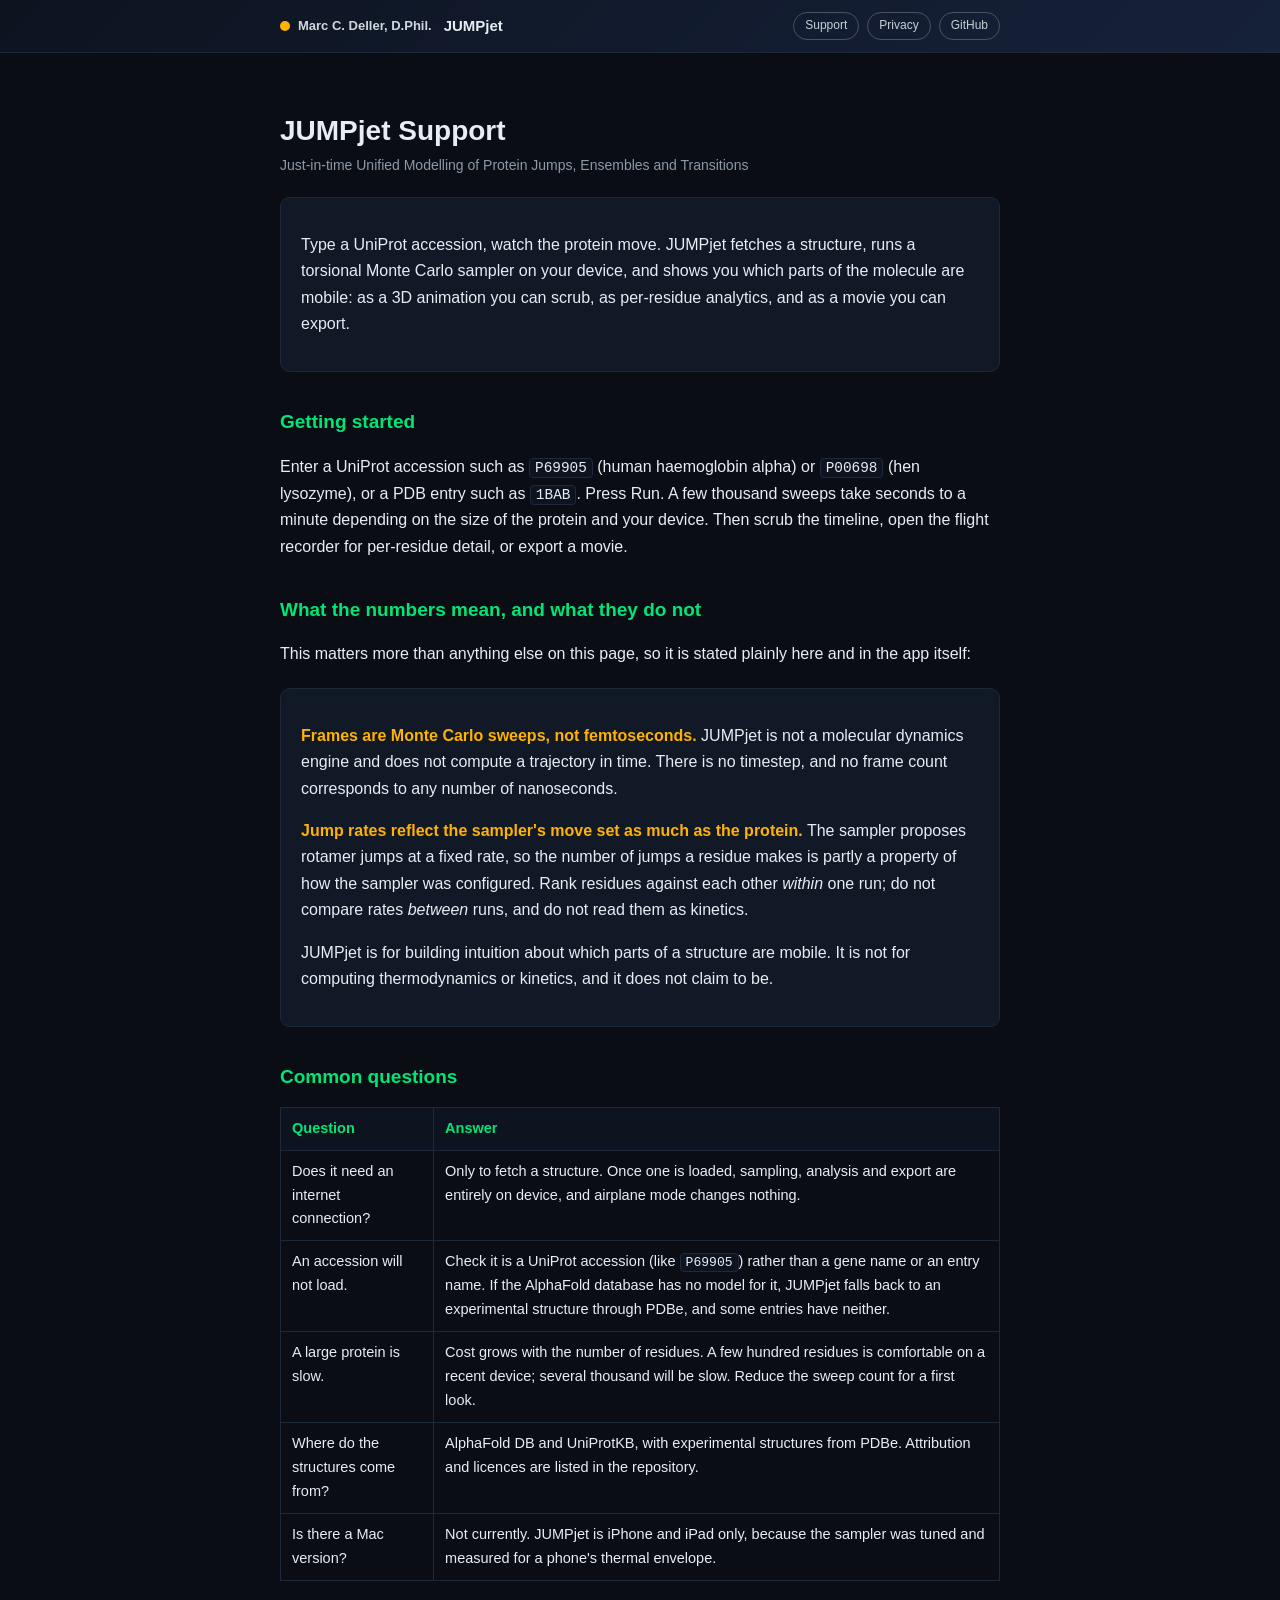
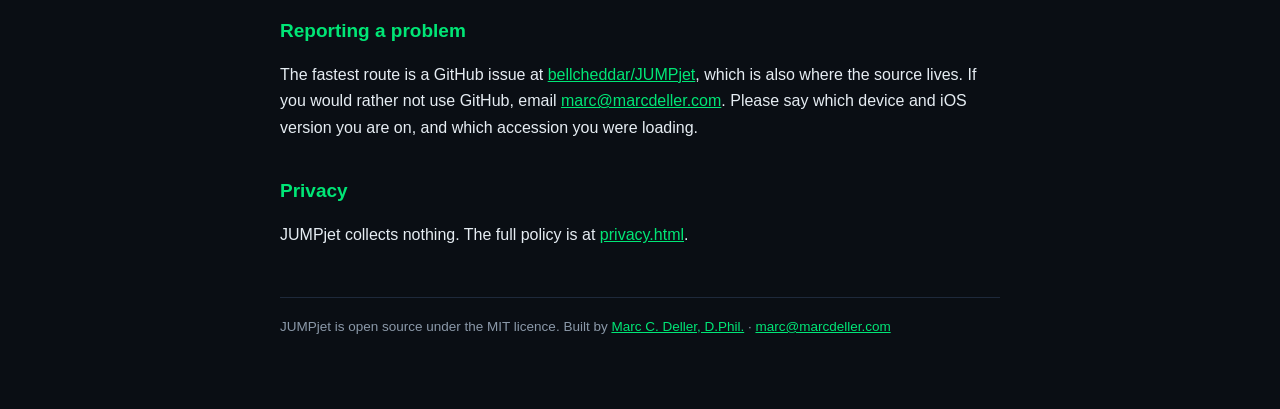
<file: Docs/index.html>
<!DOCTYPE html>
<html lang="en-GB">
<head>
<meta charset="UTF-8">
<meta name="viewport" content="width=device-width, initial-scale=1.0">
<title>Support | JUMPjet</title>
<meta name="description" content="Support for JUMPjet: what the app does, how to use it, what its numbers mean, and how to get help.">
<meta name="author" content="Marc C. Deller, D.Phil.">
<link rel="stylesheet" href="./jumpjet.css">
</head>
<body>
<header class="bar"><div class="bar-inner">
    <a class="brand" href="https://marcdeller.com" target="_blank" rel="noopener noreferrer"><span class="dot"></span><span>Marc C. Deller, D.Phil.</span></a>
    <div class="bar-title">JUMPjet</div>
    <div class="bar-links">
      <a href="./index.html">Support</a>
      <a href="./privacy.html">Privacy</a>
      <a href="https://github.com/bellcheddar/JUMPjet" target="_blank" rel="noopener noreferrer">GitHub</a>
    </div>
  </div></header>
<div class="wrap">
<h1>JUMPjet Support</h1>
<p class="sub">Just-in-time Unified Modelling of Protein Jumps, Ensembles and Transitions</p>

<div class="card">
<p>Type a UniProt accession, watch the protein move. JUMPjet fetches a structure, runs a torsional
Monte Carlo sampler on your device, and shows you which parts of the molecule are mobile: as a 3D
animation you can scrub, as per-residue analytics, and as a movie you can export.</p>
</div>

<h2>Getting started</h2>
<p>Enter a UniProt accession such as <code>P69905</code> (human haemoglobin alpha) or
<code>P00698</code> (hen lysozyme), or a PDB entry such as <code>1BAB</code>. Press Run. A few
thousand sweeps take seconds to a minute depending on the size of the protein and your device.
Then scrub the timeline, open the flight recorder for per-residue detail, or export a movie.</p>

<h2>What the numbers mean, and what they do not</h2>
<p>This matters more than anything else on this page, so it is stated plainly here and in the app
itself:</p>
<div class="card">
<p><span class="key">Frames are Monte Carlo sweeps, not femtoseconds.</span> JUMPjet is not a
molecular dynamics engine and does not compute a trajectory in time. There is no timestep, and no
frame count corresponds to any number of nanoseconds.</p>
<p><span class="key">Jump rates reflect the sampler's move set as much as the protein.</span> The
sampler proposes rotamer jumps at a fixed rate, so the number of jumps a residue makes is partly a
property of how the sampler was configured. Rank residues against each other <em>within</em> one
run; do not compare rates <em>between</em> runs, and do not read them as kinetics.</p>
<p>JUMPjet is for building intuition about which parts of a structure are mobile. It is not for
computing thermodynamics or kinetics, and it does not claim to be.</p>
</div>

<h2>Common questions</h2>
<table>
<tr><th>Question</th><th>Answer</th></tr>
<tr><td>Does it need an internet connection?</td><td>Only to fetch a structure. Once one is loaded, sampling, analysis and export are entirely on device, and airplane mode changes nothing.</td></tr>
<tr><td>An accession will not load.</td><td>Check it is a UniProt accession (like <code>P69905</code>) rather than a gene name or an entry name. If the AlphaFold database has no model for it, JUMPjet falls back to an experimental structure through PDBe, and some entries have neither.</td></tr>
<tr><td>A large protein is slow.</td><td>Cost grows with the number of residues. A few hundred residues is comfortable on a recent device; several thousand will be slow. Reduce the sweep count for a first look.</td></tr>
<tr><td>Where do the structures come from?</td><td>AlphaFold DB and UniProtKB, with experimental structures from PDBe. Attribution and licences are listed in the repository.</td></tr>
<tr><td>Is there a Mac version?</td><td>Not currently. JUMPjet is iPhone and iPad only, because the sampler was tuned and measured for a phone's thermal envelope.</td></tr>
</table>

<h2>Reporting a problem</h2>
<p>The fastest route is a GitHub issue at
<a href="https://github.com/bellcheddar/JUMPjet/issues" target="_blank" rel="noopener noreferrer">bellcheddar/JUMPjet</a>,
which is also where the source lives. If you would rather not use GitHub, email
<a href="mailto:marc@marcdeller.com">marc@marcdeller.com</a>. Please say which device and iOS
version you are on, and which accession you were loading.</p>

<h2>Privacy</h2>
<p>JUMPjet collects nothing. The full policy is at <a href="./privacy.html">privacy.html</a>.</p>

<footer>JUMPjet is open source under the MIT licence. Built by <a href="https://marcdeller.com" target="_blank" rel="noopener noreferrer">Marc C. Deller, D.Phil.</a> &middot; <a href="mailto:marc@marcdeller.com">marc@marcdeller.com</a></footer>
</div>
</body>
</html>
</file>
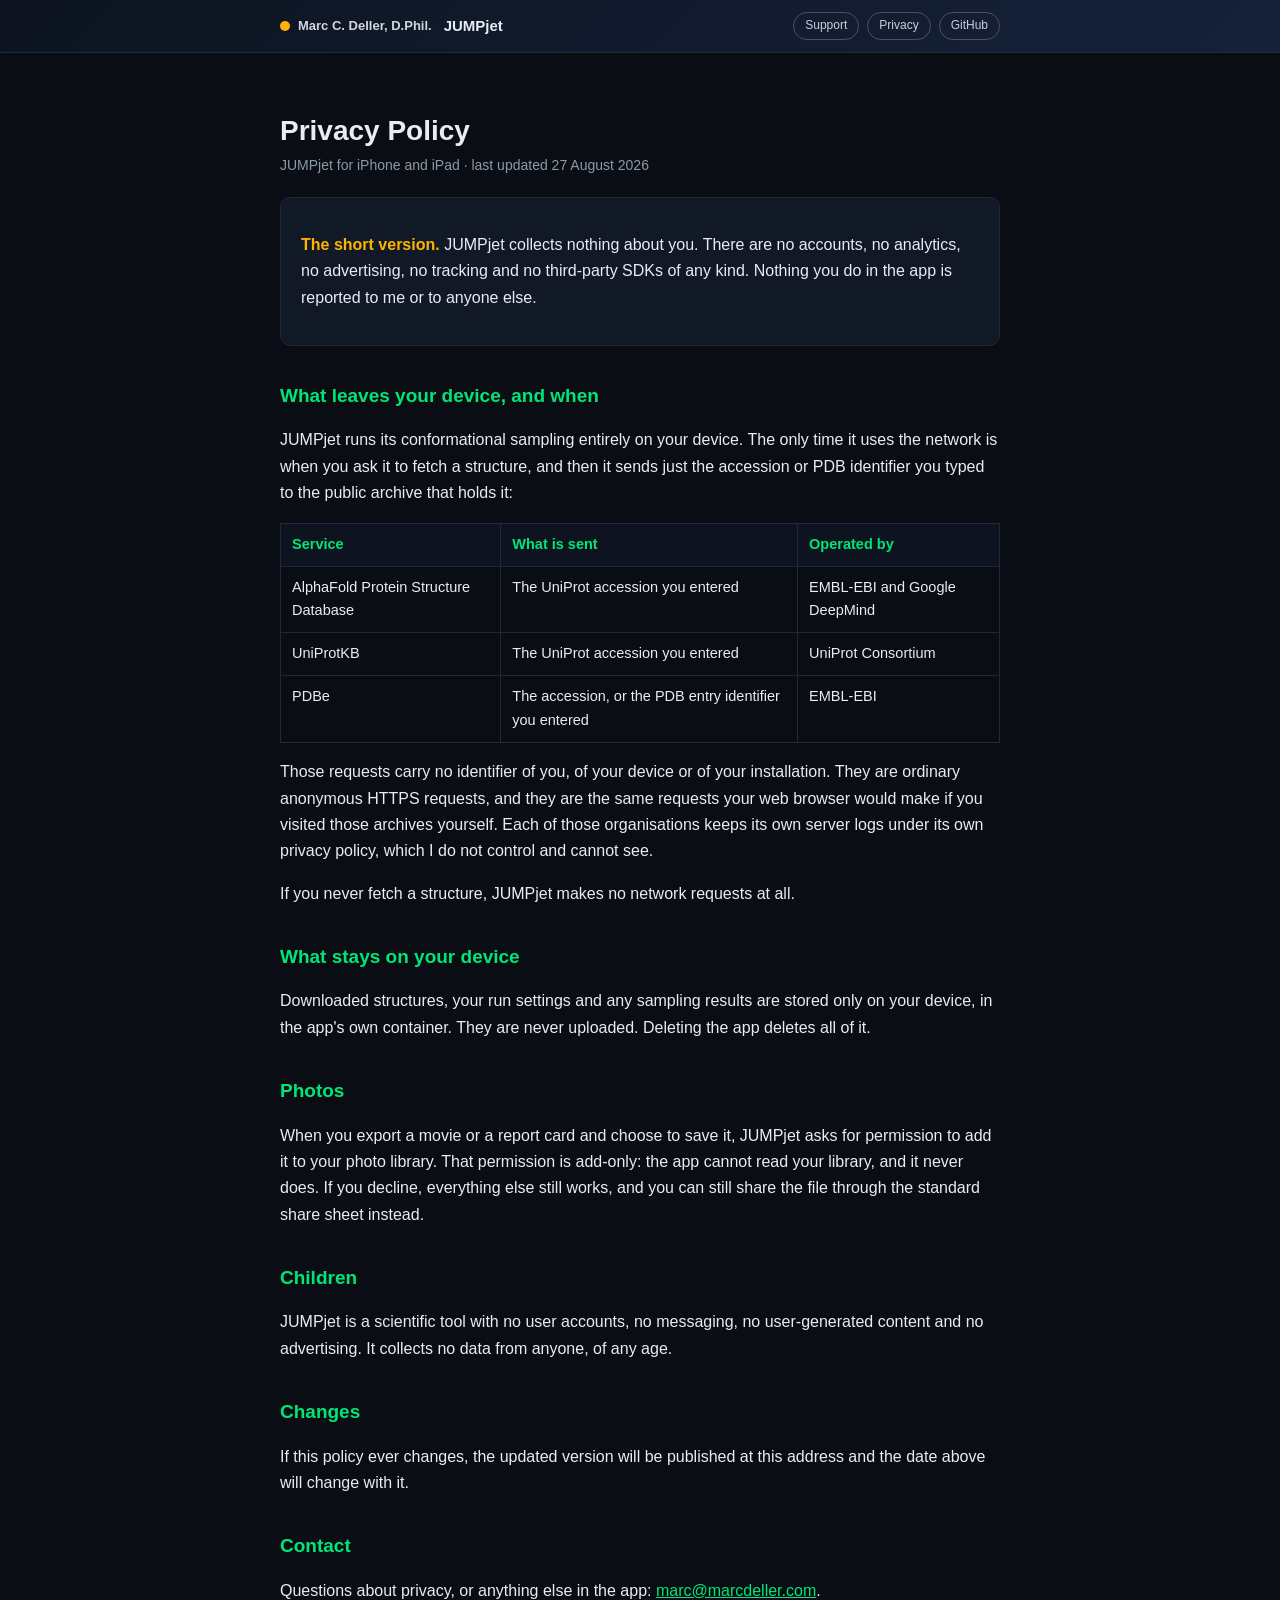
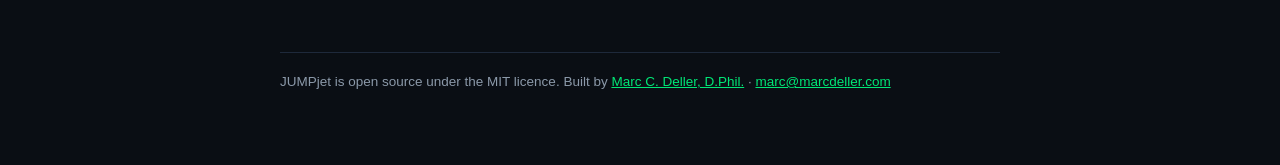
<file: Docs/privacy.html>
<!DOCTYPE html>
<html lang="en-GB">
<head>
<meta charset="UTF-8">
<meta name="viewport" content="width=device-width, initial-scale=1.0">
<title>Privacy Policy | JUMPjet</title>
<meta name="description" content="JUMPjet privacy policy: the app collects no personal data, has no accounts, no analytics and no tracking.">
<meta name="author" content="Marc C. Deller, D.Phil.">
<link rel="stylesheet" href="./jumpjet.css">
</head>
<body>
<header class="bar"><div class="bar-inner">
    <a class="brand" href="https://marcdeller.com" target="_blank" rel="noopener noreferrer"><span class="dot"></span><span>Marc C. Deller, D.Phil.</span></a>
    <div class="bar-title">JUMPjet</div>
    <div class="bar-links">
      <a href="./index.html">Support</a>
      <a href="./privacy.html">Privacy</a>
      <a href="https://github.com/bellcheddar/JUMPjet" target="_blank" rel="noopener noreferrer">GitHub</a>
    </div>
  </div></header>
<div class="wrap">
<h1>Privacy Policy</h1>
<p class="sub">JUMPjet for iPhone and iPad &middot; last updated 27 August 2026</p>

<div class="card">
<p><span class="key">The short version.</span> JUMPjet collects nothing about you. There are no
accounts, no analytics, no advertising, no tracking and no third-party SDKs of any kind. Nothing
you do in the app is reported to me or to anyone else.</p>
</div>

<h2>What leaves your device, and when</h2>
<p>JUMPjet runs its conformational sampling entirely on your device. The only time it uses the
network is when you ask it to fetch a structure, and then it sends just the accession or PDB
identifier you typed to the public archive that holds it:</p>

<table>
<tr><th>Service</th><th>What is sent</th><th>Operated by</th></tr>
<tr><td>AlphaFold Protein Structure Database</td><td>The UniProt accession you entered</td><td>EMBL-EBI and Google DeepMind</td></tr>
<tr><td>UniProtKB</td><td>The UniProt accession you entered</td><td>UniProt Consortium</td></tr>
<tr><td>PDBe</td><td>The accession, or the PDB entry identifier you entered</td><td>EMBL-EBI</td></tr>
</table>

<p>Those requests carry no identifier of you, of your device or of your installation. They are
ordinary anonymous HTTPS requests, and they are the same requests your web browser would make if
you visited those archives yourself. Each of those organisations keeps its own server logs under
its own privacy policy, which I do not control and cannot see.</p>

<p>If you never fetch a structure, JUMPjet makes no network requests at all.</p>

<h2>What stays on your device</h2>
<p>Downloaded structures, your run settings and any sampling results are stored only on your
device, in the app's own container. They are never uploaded. Deleting the app deletes all of it.</p>

<h2>Photos</h2>
<p>When you export a movie or a report card and choose to save it, JUMPjet asks for permission to
add it to your photo library. That permission is add-only: the app cannot read your library, and
it never does. If you decline, everything else still works, and you can still share the file
through the standard share sheet instead.</p>

<h2>Children</h2>
<p>JUMPjet is a scientific tool with no user accounts, no messaging, no user-generated content and
no advertising. It collects no data from anyone, of any age.</p>

<h2>Changes</h2>
<p>If this policy ever changes, the updated version will be published at this address and the date
above will change with it.</p>

<h2>Contact</h2>
<p>Questions about privacy, or anything else in the app:
<a href="mailto:marc@marcdeller.com">marc@marcdeller.com</a>.</p>

<footer>JUMPjet is open source under the MIT licence. Built by <a href="https://marcdeller.com" target="_blank" rel="noopener noreferrer">Marc C. Deller, D.Phil.</a> &middot; <a href="mailto:marc@marcdeller.com">marc@marcdeller.com</a></footer>
</div>
</body>
</html>
</file>
<file: Docs/jumpjet.css>
/* JUMPjet's own cockpit palette, so the policy pages look like the app. */
:root {
  --bg:#0A0E14; --panel:#111826; --border:#1E293B;
  --primary:#00E676; --accent:#FFB300; --text:#E6EDF3; --muted:#8B99A9;
}
*,*::before,*::after { box-sizing:border-box; }
body {
  margin:0; padding:0; background:var(--bg); color:var(--text);
  font-family:'Inter',-apple-system,BlinkMacSystemFont,'Segoe UI',sans-serif;
  font-size:16px; line-height:1.65; overflow-x:hidden;
}
.wrap { max-width:760px; margin:0 auto; padding:32px 20px 72px; }
header.bar {
  background:linear-gradient(135deg,#0d1420 0%,#16213a 100%);
  border-bottom:1px solid var(--border); position:sticky; top:0; z-index:10;
}
.bar-inner {
  max-width:760px; margin:0 auto; padding:12px 20px;
  display:flex; align-items:center; gap:12px; flex-wrap:wrap;
}
.dot { width:10px; height:10px; border-radius:50%; background:var(--accent); flex-shrink:0; }
.brand { color:rgba(230,237,243,.9); text-decoration:none; font-weight:600; font-size:13px;
         display:flex; align-items:center; gap:8px; white-space:nowrap; }
.brand:hover { color:#fff; }
.bar-title { flex:1; min-width:0; font-size:15px; font-weight:700; }
.bar-links { display:flex; gap:8px; flex-wrap:wrap; }
.bar-links a {
  color:rgba(230,237,243,.85); text-decoration:none; font-size:12px;
  padding:3px 11px; border:1px solid rgba(230,237,243,.25); border-radius:20px; white-space:nowrap;
}
.bar-links a:hover { background:rgba(230,237,243,.12); color:#fff; }
h1 { font-size:28px; line-height:1.25; margin:28px 0 6px; }
h2 { font-size:19px; margin:34px 0 8px; color:var(--primary); }
.sub { color:var(--muted); font-size:14px; margin:0 0 8px; }
a { color:var(--primary); }
code { font-family:'Roboto Mono',ui-monospace,monospace; font-size:.9em;
       background:#0d1420; border:1px solid var(--border); border-radius:4px; padding:1px 5px; }
table { border-collapse:collapse; width:100%; margin:14px 0; font-size:14.5px; display:block; overflow-x:auto; }
th,td { border:1px solid var(--border); padding:9px 11px; text-align:left; vertical-align:top; }
th { background:#0d1420; color:var(--primary); font-weight:600; }
.card { background:var(--panel); border:1px solid var(--border); border-radius:10px; padding:18px 20px; margin:20px 0; }
.key { color:var(--accent); font-weight:600; }
footer { border-top:1px solid var(--border); margin-top:48px; padding-top:18px;
         color:var(--muted); font-size:13.5px; }
@media (max-width:600px){ .wrap{padding:22px 16px 56px;} h1{font-size:23px;} }
</file>
